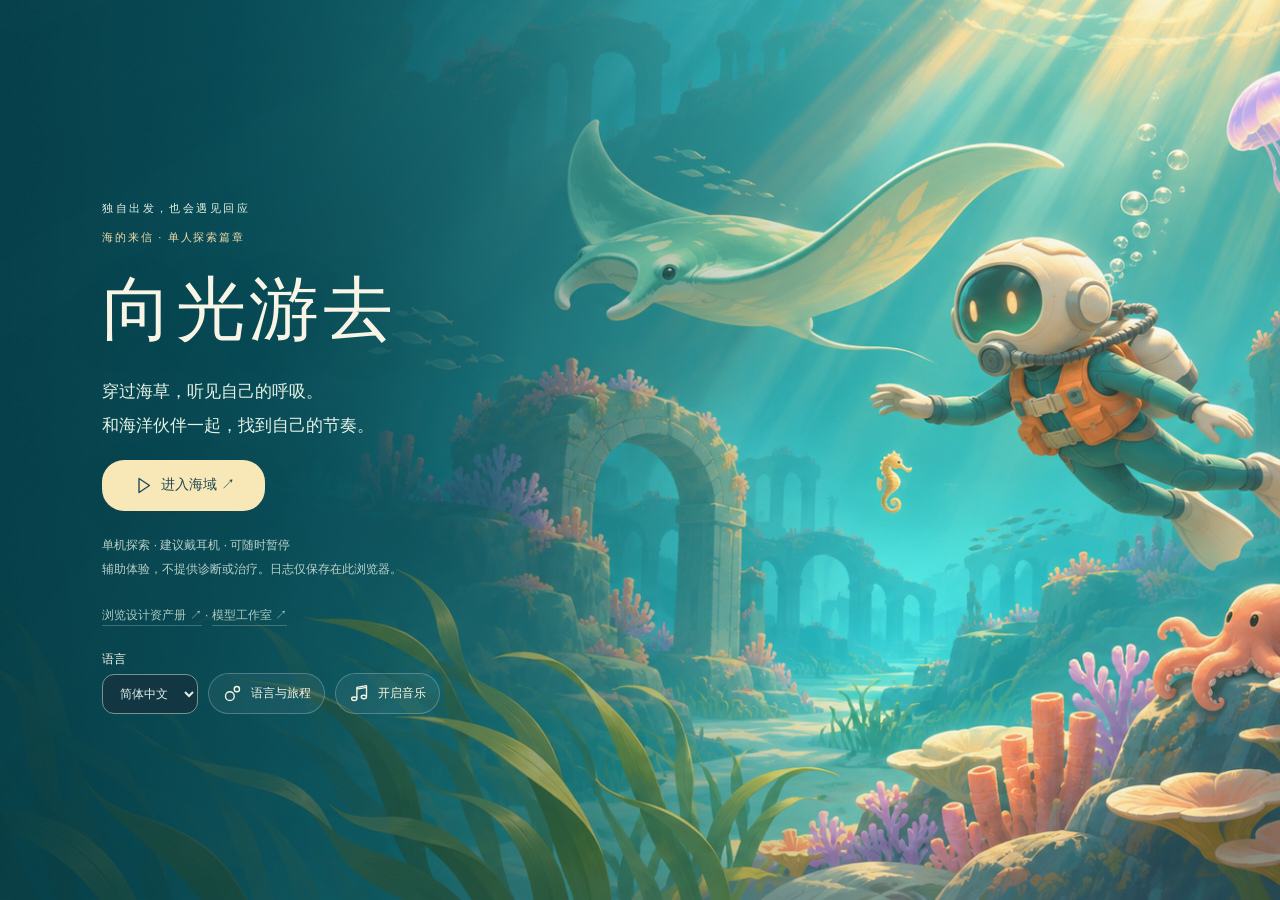
<file: dialogue-abyss/web/index.html>
<!doctype html><html lang="zh-CN"><head><meta charset="UTF-8"><meta name="viewport" content="width=device-width,initial-scale=1"><title>对话深渊 · 海的来信 v0.6.1</title><link rel="stylesheet" href="style.css"><link rel="stylesheet" href="art.css"><link rel="stylesheet" href="cinematics.css"><link rel="stylesheet" href="ui-motion.css"></head><body>
<canvas id="world" aria-label="三维海域：WASD游动，空格上浮，C下潜，鼠标拖动视角"></canvas>
<header><div class="brand">对话深渊<small>DIALOGUE ABYSS / SINGLE PLAYER</small></div><div id="region">逐光浅湾</div><button id="menu" aria-label="打开暂停菜单">☰</button></header>
<section id="welcome" class="overlay"><div class="intro"><p class="eyebrow">独自出发，也会遇见回应</p><span class="edition">海的来信 · 单人探索篇章</span><h1>向光游去</h1><p>穿过海草，听见自己的呼吸。<br>和海洋伙伴一起，找到自己的节奏。</p><button id="start" class="primary">进入海域　↗</button><p class="fine">单机探索 · 建议戴耳机 · 可随时暂停<br>辅助体验，不提供诊断或治疗。日志仅保存在此浏览器。</p><p class="fine"><a href="assets/index.html" target="_blank" rel="noopener">浏览设计资产册 ↗</a> · <a href="model-studio.html">模型工作室 ↗</a></p></div></section>
<aside id="objective"><span class="eyebrow">海域手记</span><p id="task">靠近前方的小鳐鱼，按 E 打个招呼</p><small id="progress">0 / 3 处回声地标</small></aside>
<div id="nearby" hidden><span id="npc-name"></span><button id="interact">E · 靠近交流</button></div>
<footer><div>W A S D 游动　·　空格 上浮　·　C 下潜　·　Shift 加速<br><span>拖动鼠标 环顾　·　滚轮 远近　·　Q 动作　·　F 声呐　·　Esc 暂停</span></div><div id="depth">水深 8 m</div></footer>
<div id="toast" role="status"></div>
<link rel="stylesheet" href="forms.css">
<link rel="stylesheet" href="experience.css">
<dialog id="profile-data"><h2>我的探索档案</h2><p id="profile-summary"></p><p>基本信息、进入次数、活动时长与动作次数仅供你在本机查看。不会上传，也不会根据这些信息判断心理状态。</p><div class="row"><button id="profile-modify">修改基本信息</button><button id="profile-export">导出档案</button><button id="profile-delete">删除档案与本机记录</button><button data-close>返回海域</button></div></dialog>
<dialog id="moment"><h2>刚才，有什么留在了心里？</h2><p>你可以回想一次靠近、一次等待，或一次选择离开。你原先以为会怎样？实际发生了什么？也可以什么都不写。</p><label for="moment-words">一句自选的记录</label><textarea id="moment-words" maxlength="600" placeholder="例如：我原以为它会游走，但它绕着我转了一圈。"></textarea><button id="moment-save" class="primary">保存并继续</button><button data-close>跳过，回到海里</button></dialog>
<dialog id="actions"><h2>不必每次都用语言</h2><div class="grid" id="emotes"><button data-action="wave">挥手<br><small>让它知道你在这里</small></button><button data-action="follow">一起游<br><small>邀请伙伴同行</small></button><button data-action="rest">安静停留<br><small>在海流里放松</small></button><button data-action="listen">倾听<br><small>听听附近的回应</small></button><button data-action="bye">告别<br><small>保留自己的空间</small></button><button data-action="talk">说句话<br><small>愿意时再开口</small></button></div><button data-close>返回海域</button></dialog>
<dialog id="pause"><h2>在这里停一会儿</h2><div class="grid"><button id="resume">继续探索</button><button id="wardrobe-open">潜水装备</button><button id="journal-open">回声手记</button><button id="homewater">返回浅湾</button></div><h3>海域路线</h3><div id="regions" class="regions"></div><h3>声音与画面</h3><label>音乐<input id="music" type="range" min="0" max="1" step=".01" value=".45"></label><label>呼吸与水流<input id="ambience" type="range" min="0" max="1" step=".01" value=".35"></label><label>生物与气泡<input id="effects" type="range" min="0" max="1" step=".01" value=".5"></label><label>减少粒子与镜头惯性<input id="reduce" type="checkbox"></label><p class="fine">暂停时音频与世界一同暂停。声音由原创合成素材构成。</p></dialog>
<dialog id="wardrobe"><h2>你的潜水探险家</h2><p>装备只改变外观，你不需要通过任何测试。</p><label>潜水服配色<select id="suit"><option value="#286e76">海松青</option><option value="#7b6ba8">暮紫</option><option value="#d58e8a">珊瑚粉</option><option value="#d0b37e">沙金</option></select></label><label>浮力背心<select id="vest"><option value="#ed9d55">日落橙</option><option value="#c4e9cc">薄荷白</option><option value="#ecd59a">浅金</option></select></label><label>头盔<select id="helmet"><option value="round">圆顶探险款</option><option value="wide">宽窗观景款</option></select></label><label>披带<select id="ribbon"><option value="yes">双尾漂带</option><option value="no">轻装无漂带</option></select></label><button id="save-look" class="primary">穿上它，继续游</button><button data-close>暂时返回</button></dialog>
<dialog id="conversation"><span class="eyebrow" id="speaker">回声</span><h2 id="line">我在听。</h2><p id="reply" aria-live="polite"></p><label for="words">你愿意分享的一个词或一句话</label><textarea id="words" maxlength="400" placeholder="可以写下，也可以只一起游一段……"></textarea><div class="row"><button id="send" class="primary">送出回声</button><button id="save-line">留在手记</button><button data-close>先不说，继续游</button></div><small>作者脚本回应，可不认同；不会判断你的心理状态。</small></dialog>
<dialog id="journal"><h2>回声手记</h2><div id="entries"></div><button id="export">导出手记</button><button id="erase">清空手记</button><button data-close>回到海里</button></dialog>
<div id="failure" hidden>三维画面未能启动。请用支持 WebGL 的 Edge / Chrome 打开，并启用硬件加速。<pre id="failure-detail"></pre></div>
<script src="vendor/three.min.js"></script><script src="profile.js"></script><script src="ui-additions.js"></script><script src="audio.js"></script><script src="sculpted-models.js"></script><script src="game.js"></script><script src="ocean-art.js"></script><script src="experience.js"></script><script src="reflection.js"></script><script src="cinematic-content.js"></script><script src="assets/cinematics/manifest.js"></script><script src="presentation-settings.js"></script><script src="transitions.js"></script><script src="localization.js"></script><script src="pulse.js"></script><script src="ui-motion.js"></script></body></html>
</file>
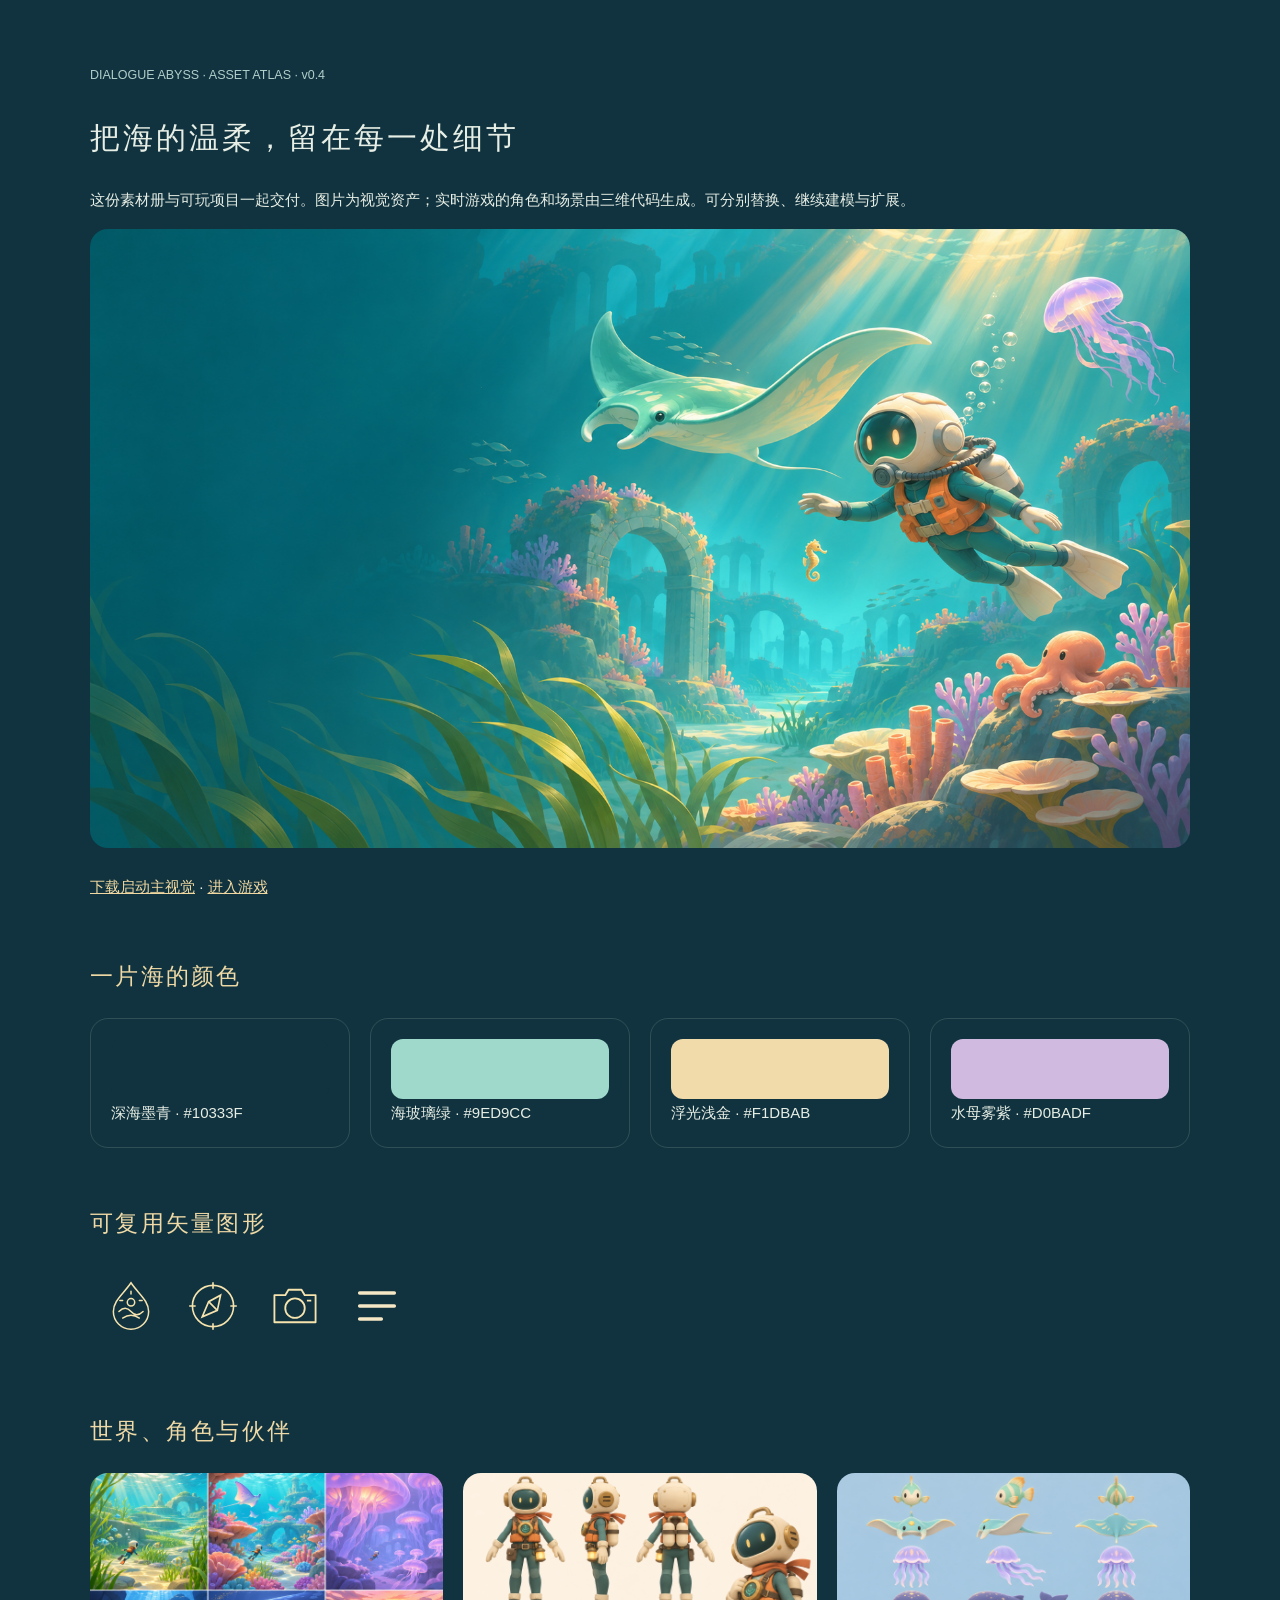
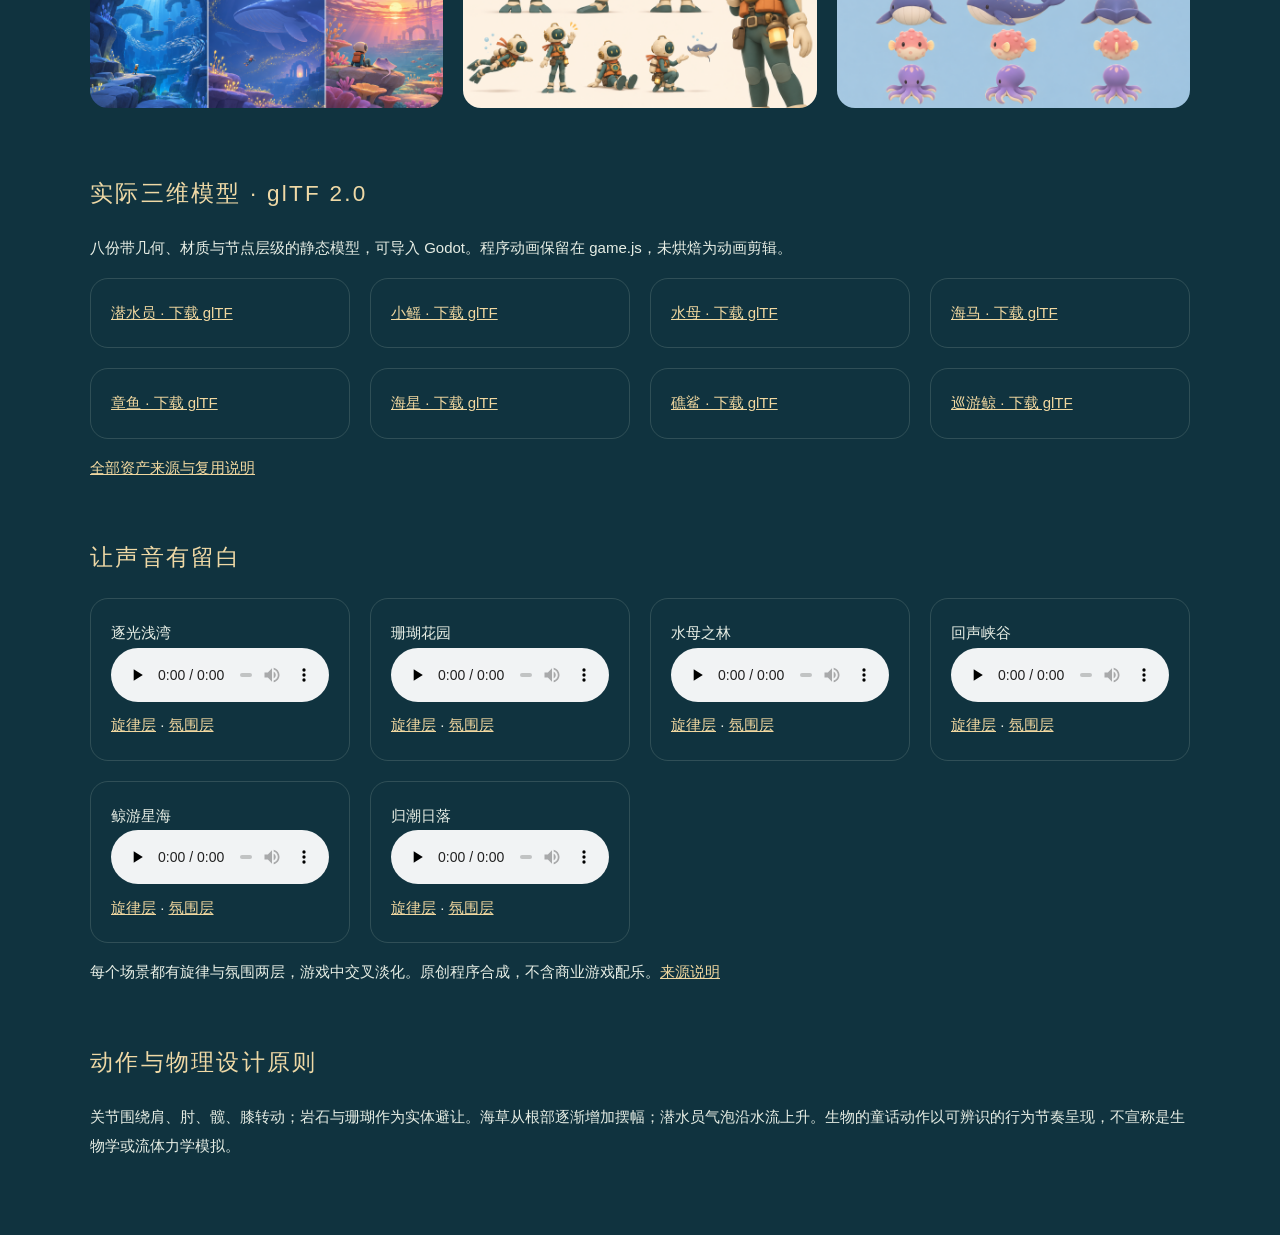
<file: dialogue-abyss/web/assets/index.html>
<!doctype html><html lang="zh-CN"><meta charset="utf-8"><meta name="viewport" content="width=device-width,initial-scale=1"><title>对话深渊 · 设计资产册</title><style>body{margin:0;background:#10333f;color:#e7eee5;font:15px/1.9 'Microsoft YaHei',sans-serif}main{max-width:1100px;margin:auto;padding:60px 30px}h1,h2{font-weight:500;letter-spacing:.1em}h2{margin-top:55px;color:#efd9a6}img{max-width:100%;border-radius:18px}a{color:#f1d8a0}small{color:#b1ceca}.grid{display:grid;grid-template-columns:repeat(auto-fit,minmax(220px,1fr));gap:20px}.tile{padding:20px;border:1px solid #e1edda26;border-radius:18px}.icons img{width:52px;height:52px;margin:15px}.swatch{height:60px;border-radius:12px}audio{max-width:100%}</style><main><small>DIALOGUE ABYSS · ASSET ATLAS · v0.4</small><h1>把海的温柔，留在每一处细节</h1><p>这份素材册与可玩项目一起交付。图片为视觉资产；实时游戏的角色和场景由三维代码生成。可分别替换、继续建模与扩展。</p><img src="art/ocean-keyart.png" alt="逐光海域主视觉"><p><a href="art/ocean-keyart.png" download>下载启动主视觉</a> · <a href="../index.html">进入游戏</a></p><h2>一片海的颜色</h2><div class="grid"><div class="tile"><div class="swatch" style="background:#10333f"></div>深海墨青 · #10333F</div><div class="tile"><div class="swatch" style="background:#9ed9cc"></div>海玻璃绿 · #9ED9CC</div><div class="tile"><div class="swatch" style="background:#f1dbab"></div>浮光浅金 · #F1DBAB</div><div class="tile"><div class="swatch" style="background:#d0badf"></div>水母雾紫 · #D0BADF</div></div><h2>可复用矢量图形</h2><div class="icons"><a href="ui/abyss-mark.svg"><img src="ui/abyss-mark.svg" alt="深渊标记"></a><a href="ui/compass.svg"><img src="ui/compass.svg" alt="探索罗盘"></a><a href="ui/camera.svg"><img src="ui/camera.svg" alt="合影"></a><a href="ui/menu.svg"><img src="ui/menu.svg" alt="菜单"></a></div><h2>世界、角色与伙伴</h2><div class="grid"><a href="concepts/worlds.png"><img src="concepts/worlds.png" alt="世界观设定"></a><a href="concepts/diver-turnaround.png"><img src="concepts/diver-turnaround.png" alt="潜水员三视图"></a><a href="concepts/creatures-turnaround.png"><img src="concepts/creatures-turnaround.png" alt="生物设定"></a></div><h2>实际三维模型 · glTF 2.0</h2><p>八份带几何、材质与节点层级的静态模型，可导入 Godot。程序动画保留在 game.js，未烘焙为动画剪辑。</p><div class="grid"><a class="tile" href="models/diver.gltf" download>潜水员 · 下载 glTF</a><a class="tile" href="models/ray.gltf" download>小鳐 · 下载 glTF</a><a class="tile" href="models/jelly.gltf" download>水母 · 下载 glTF</a><a class="tile" href="models/seahorse.gltf" download>海马 · 下载 glTF</a><a class="tile" href="models/octopus.gltf" download>章鱼 · 下载 glTF</a><a class="tile" href="models/starfish.gltf" download>海星 · 下载 glTF</a><a class="tile" href="models/shark.gltf" download>礁鲨 · 下载 glTF</a><a class="tile" href="models/whale.gltf" download>巡游鲸 · 下载 glTF</a></div><p><a href="PROVENANCE.md">全部资产来源与复用说明</a></p><h2>让声音有留白</h2><div class="grid" id="sounds"></div><p>每个场景都有旋律与氛围两层，游戏中交叉淡化。原创程序合成，不含商业游戏配乐。<a href="audio/PROVENANCE.md">来源说明</a></p><h2>动作与物理设计原则</h2><p>关节围绕肩、肘、髋、膝转动；岩石与珊瑚作为实体避让。海草从根部逐渐增加摆幅；潜水员气泡沿水流上升。生物的童话动作以可辨识的行为节奏呈现，不宣称是生物学或流体力学模拟。</p></main><script>const names=['逐光浅湾','珊瑚花园','水母之林','回声峡谷','鲸游星海','归潮日落'];document.querySelector('#sounds').innerHTML=['shallow','garden','jelly','canyon','whale','sunset'].map((s,i)=>`<div class="tile">${names[i]}<br><audio controls preload="none" src="audio/music/${s}.wav"></audio><br><a href="audio/music/${s}.wav" download>旋律层</a> · <a href="audio/beds/${s}.wav" download>氛围层</a></div>`).join('')</script></html>
</file>
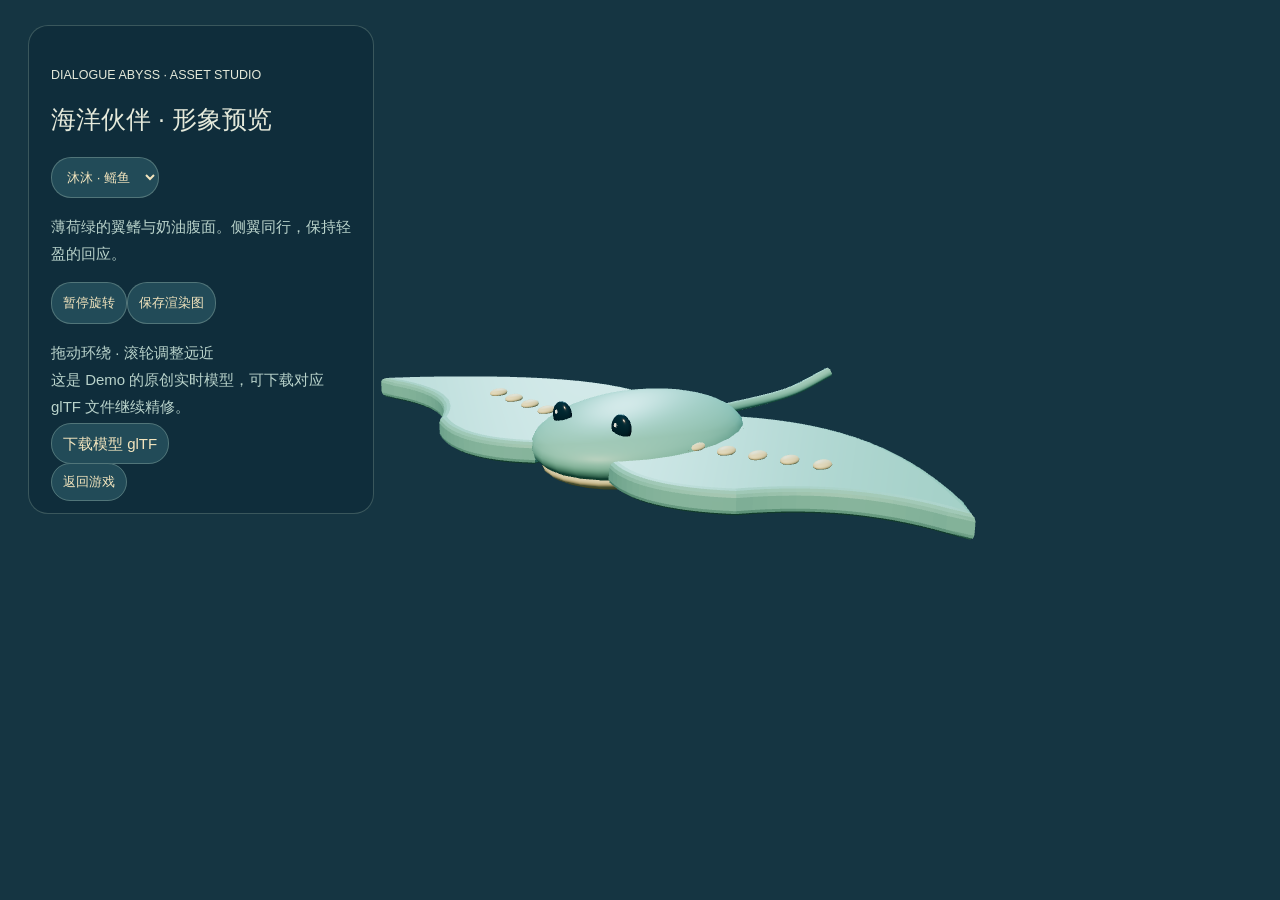
<file: dialogue-abyss/web/model-studio.html>
<!doctype html><html lang="zh-CN"><meta charset="utf-8"><meta name="viewport" content="width=device-width,initial-scale=1"><title>对话深渊 · 模型工作室</title><style>body{margin:0;background:#102d3a;color:#e5eadb;font:15px 'Microsoft YaHei',sans-serif}canvas{display:block;width:100vw;height:100vh}aside{position:absolute;top:25px;left:28px;max-width:300px;background:#102d3adc;padding:22px;border:1px solid #adc9b944;border-radius:20px}h1{font-weight:400;font-size:25px}button,select,a{background:#224b58;color:#f3e5be;border:1px solid #adc9b955;border-radius:20px;padding:11px;text-decoration:none}p{line-height:1.8;color:#b9d3cb}small{display:block;margin-top:20px}</style><canvas id="studio"></canvas><aside><small>DIALOGUE ABYSS · ASSET STUDIO</small><h1>海洋伙伴 · 形象预览</h1><select id="species"></select><p id="description"></p><button id="rotate">暂停旋转</button><button id="save">保存渲染图</button><p>拖动环绕 · 滚轮调整远近<br>这是 Demo 的原创实时模型，可下载对应 glTF 文件继续精修。</p><a id="download" download>下载模型 glTF</a><small><a href="index.html">返回游戏</a></small></aside><script src="vendor/three.min.js"></script><script src="sculpted-models.js"></script><script>
const T=THREE,canvas=document.querySelector('canvas'),renderer=new T.WebGLRenderer({canvas,antialias:true,preserveDrawingBuffer:true});renderer.setPixelRatio(Math.min(devicePixelRatio,2));renderer.setSize(innerWidth,innerHeight);renderer.outputColorSpace=T.SRGBColorSpace;renderer.toneMapping=T.ACESFilmicToneMapping;const scene=new T.Scene();scene.background=new T.Color(0x153542);const camera=new T.PerspectiveCamera(40,innerWidth/innerHeight,.1,100);scene.add(new T.HemisphereLight(0xc0e1ed,0x59654c,1.8));const key=new T.DirectionalLight(0xffe1b7,2.5);key.position.set(4,6,5);scene.add(key);const rim=new T.DirectionalLight(0x8ed4e4,2);rim.position.set(-5,3,-3);scene.add(rim);let model,angle=.5,pitch=.15,distance=7,spin=true,drag=false;
const names={ray:['沐沐 · 鳐鱼','薄荷绿的翼鳍与奶油腹面。侧翼同行，保持轻盈的回应。'],seahorse:['枝枝 · 海马','连续弯曲的躯干、卷尾和半透明背鳍。喜欢耐心地辨认小径。'],jelly:['绵绵 · 水母','柔透伞面、发光内核和曲线触须。安静停留，也是一种交流。'],octopus:['墨墨 · 章鱼','暖紫色的圆润头部、八条弯曲腕足和浅色吸盘。以手势表达欢迎。'],shark:['澄澄 · 鲨鱼','流线形身体、背鳍与鳃裂。保持边界，酷而温和。'],whale:['远声 · 鲸鱼','连续长躯干、浅色腹面和宽尾鳍。留出距离，也能陪伴。'],starfish:['岩岩 · 海星','柔软五角轮廓和温暖珊瑚色。慢慢观察海床。']};
const select=document.querySelector('#species');for(const [k,v] of Object.entries(names))select.add(new Option(v[0],k));function build(){if(model){scene.remove(model);model.traverse(o=>{o.geometry?.dispose();o.material?.dispose()})}model=AbyssModels[select.value]();scene.add(model);model.rotation.y=.3;distance=select.value==='whale'?18:select.value==='starfish'?3.5:7;document.querySelector('#description').textContent=names[select.value][1];document.querySelector('#download').href='assets/models/'+select.value+'.gltf'}select.onchange=build;build();document.querySelector('#rotate').onclick=e=>{spin=!spin;e.target.textContent=spin?'暂停旋转':'继续旋转'};document.querySelector('#save').onclick=()=>{const a=document.createElement('a');a.download=select.value+'-render.png';a.href=canvas.toDataURL('image/png');a.click()};canvas.onpointerdown=e=>{drag=true;canvas.setPointerCapture(e.pointerId)};canvas.onpointerup=()=>drag=false;canvas.onpointermove=e=>{if(drag){angle-=e.movementX*.006;pitch=Math.max(-1,Math.min(1,pitch+e.movementY*.004))}};canvas.onwheel=e=>{distance=Math.max(2,Math.min(28,distance+e.deltaY*.01))};addEventListener('resize',()=>{renderer.setSize(innerWidth,innerHeight);camera.aspect=innerWidth/innerHeight;camera.updateProjectionMatrix()});let last=performance.now();function frame(now){requestAnimationFrame(frame);const dt=Math.min((now-last)/1000,.1);last=now;if(spin&&!drag)angle+=dt*.2;camera.position.set(Math.sin(angle)*distance,Math.sin(pitch)*distance+1,Math.cos(angle)*distance);camera.lookAt(0,select.value==='whale'?0:-.1,0);renderer.render(scene,camera)}requestAnimationFrame(frame);
</script></html>
</file>
<file: dialogue-abyss/web/style.css>
:root{color-scheme:dark;--white:#f8f5e6;--soft:#cedfdf;--glass:rgba(16,49,65,.89);--gold:#ffe3a4}*{box-sizing:border-box}body{margin:0;overflow:hidden;background:#7bc9cf;color:var(--white);font-family:'Microsoft YaHei UI','Microsoft YaHei','PingFang SC',sans-serif;font-size:14px}canvas{display:block;width:100vw;height:100vh;touch-action:none}button,input,textarea,select{font:inherit}button{cursor:pointer;color:inherit;border:1px solid #ffffff3b;border-radius:22px;background:#ffffff0d;padding:12px 20px;transition:background .2s}button:hover{background:#ffffff25}button:focus-visible,input:focus-visible,select:focus-visible,textarea:focus-visible{outline:3px solid var(--gold);outline-offset:3px}header{position:absolute;top:0;width:100%;padding:28px 36px;display:flex;justify-content:space-between;align-items:center;pointer-events:none;text-shadow:0 2px 16px #183c49}.brand{font-size:25px;letter-spacing:.22em;font-weight:600}.brand small{display:block;font-size:8px;letter-spacing:.24em;margin-top:8px;font-weight:400}header button{pointer-events:auto;border-radius:50%;font-size:19px;background:#163f5366}#region{font-size:13px;letter-spacing:.18em}footer{position:absolute;bottom:24px;left:34px;right:34px;display:flex;justify-content:space-between;align-items:end;line-height:1.9;font-size:12px;text-shadow:0 2px 8px #082b3c;pointer-events:none}footer span{opacity:.8}#depth{font-size:23px;letter-spacing:.1em}.overlay{position:absolute;inset:0;background:linear-gradient(90deg,#163e4a9c,transparent 75%);display:flex;align-items:center;padding-left:10vw}.intro h1{font-size:clamp(52px,6vw,84px);letter-spacing:.12em;font-weight:500;margin:16px 0 24px}.intro p{line-height:2;font-size:17px}.eyebrow{font-size:11px!important;letter-spacing:.22em;color:var(--gold)}.primary{background:#f8e7b7;color:#204856;border:0;box-shadow:0 5px 25px #183e4933;padding:15px 30px}.primary:hover{background:#fff2cd}.fine{font-size:11px!important;line-height:1.8;opacity:.8;margin-top:22px}#objective{position:absolute;left:34px;top:135px;width:260px;text-shadow:0 2px 12px #123546;pointer-events:none}#objective p{line-height:1.7}#objective small{opacity:.8}#nearby{position:absolute;bottom:135px;left:50%;transform:translateX(-50%);text-align:center}#nearby span{display:block;margin-bottom:10px;text-shadow:0 2px 10px #123546}#nearby button{background:#173c53d9;backdrop-filter:blur(12px)}dialog{border:1px solid #ffffff33;border-radius:28px;background:var(--glass);color:var(--white);padding:28px 32px;width:min(580px,90vw);max-height:85vh;overflow:auto;backdrop-filter:blur(20px);box-shadow:0 25px 100px #08253870}dialog::backdrop{background:#09283755}dialog h2{font-size:25px;font-weight:500;letter-spacing:.08em;margin:4px 0 20px}dialog h3{font-size:13px;font-weight:500;color:var(--gold);margin-top:24px}dialog p{line-height:1.8}dialog label{display:flex;align-items:center;justify-content:space-between;margin:18px 0;gap:16px}dialog input[type=range]{width:55%;accent-color:#e9d699}dialog select{padding:9px;border-radius:8px;background:#234f61;border:1px solid #ffffff33;color:white}textarea{width:100%;min-height:100px;border:1px solid #ffffff3d;border-radius:14px;background:#102f41;color:white;padding:14px;resize:vertical;margin-bottom:14px}.grid{display:grid;grid-template-columns:1fr 1fr;gap:10px;margin-bottom:16px}.grid small{display:block;opacity:.65;margin-top:5px}.regions{display:flex;flex-wrap:wrap;gap:7px}.regions button{font-size:12px;padding:9px 12px}.row{display:flex;flex-wrap:wrap;gap:8px;margin-bottom:14px}#toast{position:absolute;left:50%;bottom:85px;transform:translateX(-50%);padding:12px 24px;border-radius:24px;background:#163f53dc;opacity:0;transition:opacity .3s;pointer-events:none;max-width:70vw;text-align:center}#toast.show{opacity:1}.entry{border-bottom:1px solid #ffffff26;padding:12px 0;line-height:1.7}.entry small{color:var(--gold)}#failure{position:absolute;inset:20%;background:#163f53;padding:30px;border-radius:24px}body.playing #welcome{display:none}body:not(.playing) #objective,body:not(.playing) footer{display:none}@media(max-width:800px){header{padding:18px}.brand{font-size:20px}#objective{top:100px;left:18px;font-size:12px;width:210px}footer{left:18px;right:18px;font-size:10px}.intro{max-width:85vw}}
</file>
<file: dialogue-abyss/web/art.css>
#welcome{background:linear-gradient(90deg,#073b44da 0%,#15475070 42%,#10394705 70%),url('assets/art/ocean-keyart.png') center/cover no-repeat;padding-left:8vw}#welcome .intro{max-width:510px}#welcome .intro h1{font-size:clamp(56px,6.5vw,92px);letter-spacing:.15em;text-shadow:0 6px 45px #073b4433;font-weight:500}#welcome .intro p{color:#e5f2e6}.brand{display:flex;flex-direction:column;position:relative;padding-left:46px}.brand:before{content:'';position:absolute;left:0;top:0;width:32px;height:40px;background:url('assets/ui/abyss-mark.svg') center/contain no-repeat}.intro .edition{font-size:11px;letter-spacing:.16em;color:#f0dbab;display:block;margin-bottom:22px}.intro a{color:#d1e8dd;text-decoration:none;border-bottom:1px solid #a7cbc266;padding-bottom:3px}.intro .fine{max-width:370px}dialog{border-color:#b2d5c344;background:linear-gradient(145deg,#143f4cf5,#18333ff5);box-shadow:0 24px 100px #08253870}button{transition:background .2s,transform .2s,border-color .2s}button:hover{border-color:#e9d6a7a6}button:active{transform:translateY(1px)}dialog h2{letter-spacing:.04em;line-height:1.5}#menu{font-size:0;width:48px;height:48px;background:#123c4bbd url('assets/ui/menu.svg') center/22px no-repeat}#emotes button{min-height:88px}#nearby button{box-shadow:0 6px 32px #092e3a40}#objective{background:linear-gradient(90deg,#0d3c484d,transparent);border-left:2px solid #d8d5a477;padding:6px 15px;border-radius:0 20px 20px 0}#progress{font-variant-numeric:tabular-nums}#welcome .fine{font-size:12px!important}@media(prefers-reduced-motion:reduce){button{transition:none}}@media(max-width:800px){#welcome{background-position:60% center}.brand{padding-left:32px}.brand:before{width:24px;height:30px}}
</file>
<file: dialogue-abyss/web/cinematics.css>
:root{--sea-gold:#eddbac;--sea-ink:#061d28;--sea-foam:#e2f0e9}html[lang=ja]{font-family:'Yu Gothic','Meiryo',sans-serif}html[lang=ko]{font-family:'Malgun Gothic',sans-serif}button:focus-visible,select:focus-visible{outline:2px solid var(--sea-gold);outline-offset:5px}button:hover{box-shadow:0 0 22px #d8e7c321;border-color:var(--sea-gold);transform:translateY(-2px)}button:active{transform:scale(.98);box-shadow:0 0 12px #d8e7c33b}button{touch-action:manipulation}.entry-preferences{display:flex;flex-wrap:wrap;gap:10px;align-items:end;margin-top:24px}.entry-preferences label{display:grid;gap:6px;font-size:12px;margin:0}.entry-preferences select,.entry-preferences button{font-size:12px;min-height:40px;padding:9px 13px}.entry-preferences select{color:#e2f0e9;background:#123642;border:1px solid #779590;border-radius:12px}#welcome{overflow:auto;background-position:calc(50% + var(--pointer-x,0px)) calc(50% + var(--pointer-y,0px));background-size:cover}#welcome .intro{position:relative;z-index:1}#welcome h1{font-size:clamp(38px,5.5vw,84px)!important;line-height:1.18;letter-spacing:.05em!important}.welcome-light{position:absolute;inset:0;overflow:hidden;pointer-events:none;background:radial-gradient(ellipse at 75% 15%,#fff5bb23,transparent 55%);animation:sea-breathe 12s ease-in-out infinite}.welcome-light:before{content:'';position:absolute;inset:-30%;background:repeating-conic-gradient(from 155deg at 65% 0%,transparent 0deg 8deg,#d8faff0a 8deg 10deg,transparent 10deg 15deg);animation:sea-light 22s ease-in-out infinite alternate}.welcome-mote{position:absolute;left:var(--x);bottom:-10px;width:3px;height:3px;background:#ebedc7;box-shadow:0 0 12px #cbeadc;border-radius:50%;animation:sea-rise var(--duration) var(--delay) linear infinite}.touch-ripple{position:fixed;z-index:2147483647;pointer-events:none;width:16px;height:16px;border:1px solid #e7dfb6;border-radius:50%;transform:translate(-50%,-50%);animation:sea-ripple .65s ease-out forwards}@keyframes sea-ripple{to{width:74px;height:74px;opacity:0}}@keyframes sea-rise{from{transform:translateY(0);opacity:0}20%{opacity:.55}to{transform:translate(20px,-85vh);opacity:0}}@keyframes sea-light{to{transform:rotate(8deg) translateX(3%)}}@keyframes sea-breathe{50%{opacity:.6}}
#cinema{padding:0;border:0;max-width:none;max-height:none;width:100vw;height:100dvh;background:#030b12;color:var(--sea-foam);overflow:hidden;border-radius:0;box-shadow:none;font-family:'Microsoft YaHei','PingFang SC','Yu Gothic','Malgun Gothic',sans-serif}#cinema::backdrop{background:#030b12}#cinema-scene{position:absolute;inset:0;opacity:0;transition:opacity .65s ease;background:linear-gradient(90deg,#061924ec,#0d293560),url('assets/art/ocean-keyart.png') center/cover}#cinema.reveal #cinema-scene{opacity:1}#cinema-video{position:absolute;width:100%;height:100%;object-fit:cover;inset:0}#cinema .cinema-shade{position:absolute;inset:0;background:linear-gradient(0deg,#05141bf2,transparent 60%,#05141b80)}#cinema-heading{position:absolute;left:7vw;top:9vh;max-width:80vw}#cinema-heading small{letter-spacing:.26em;color:var(--sea-gold)}#cinema-title{font-size:clamp(28px,4vw,60px);font-weight:400;letter-spacing:.08em;margin:18px 0}#cinema-theme{font-size:clamp(15px,1.6vw,22px);color:#c4ddd5}#cinema-bubble{position:absolute;bottom:19vh;left:50%;transform:translateX(-50%);width:min(780px,82vw);border:1px solid #bdd9cb44;background:#0c293ae6;backdrop-filter:blur(16px);border-radius:26px 26px 26px 6px;padding:24px 30px;min-height:115px}#cinema-speaker{color:var(--sea-gold);font-size:13px;letter-spacing:.08em}#cinema-line{font-size:clamp(18px,2.1vw,29px);line-height:1.65;margin:12px 0 0;overflow-wrap:anywhere}#cinema-controls{position:absolute;bottom:6vh;left:7vw;right:7vw;display:flex;justify-content:space-between;align-items:center;gap:14px;flex-wrap:wrap}#cinema-controls button{font-size:14px;min-height:44px}#cinema-status{font-size:12px;color:#c0d5cf;max-width:46vw}#cinema-loading{position:absolute;inset:0;display:grid;place-content:center;text-align:center;gap:24px;background:#061923}#cinema-loading[hidden],#cinema-scene[hidden],#cinema-video[hidden]{display:none}.tide-spinner{margin:auto;width:54px;height:54px;border:1px solid #b9d5c433;border-top:2px solid var(--sea-gold);border-radius:50%;animation:tide-turn 2s linear infinite;position:relative}.tide-spinner:after{content:'';position:absolute;inset:13px;background:url('assets/ui/abyss-mark.svg') center/contain no-repeat;animation:tide-turn 5s linear infinite reverse}@keyframes tide-turn{to{transform:rotate(360deg)}}.reduce-presentation *,.reduce-presentation *:before{scroll-behavior:auto!important}.reduce-presentation .welcome-light,.reduce-presentation .welcome-light:before,.reduce-presentation .welcome-mote,.reduce-presentation .tide-spinner,.reduce-presentation .tide-spinner:after{animation:none!important}.reduce-presentation .welcome-mote{display:none}.reduce-presentation #welcome{background-position:center}.reduce-presentation button{transition:none;transform:none}.reduce-presentation #cinema-scene{transition:opacity .12s}.cinema-active #world{pointer-events:none}@media(max-width:700px){#cinema-bubble{bottom:24vh;padding:18px}#cinema-status{max-width:100%;order:2}#cinema-controls{bottom:3vh}#welcome .intro{padding-top:65px;padding-bottom:32px}.entry-preferences{max-width:90vw}#cinema-heading{top:5vh}}
#cinema{transition:opacity .55s ease}#cinema::backdrop{background:transparent}.reduce-presentation #cinema{transition:opacity .12s}.welcome-light:before{filter:blur(35px);opacity:.45}
</file>
<file: dialogue-abyss/web/ui-motion.css>
/* Shared motion language: buoyant entrance, gentle response, immediate controls. */
:root{--motion-ease:cubic-bezier(.2,.75,.25,1);--motion-enter:280ms;--motion-exit:150ms}
.ocean-icon{width:21px;height:21px;vertical-align:middle;margin-right:8px;display:inline-block;overflow:visible;fill:none;stroke:currentColor;stroke-width:1.55;stroke-linecap:round;stroke-linejoin:round;flex-shrink:0;pointer-events:none}.ocean-icon *{transform-box:fill-box;transform-origin:center}#menu{background-image:none!important}#menu .ocean-icon{margin:0;width:24px;height:24px}button{position:relative;transition:background 160ms,border-color 160ms,box-shadow 180ms,transform 160ms var(--motion-ease)}button:focus-visible{box-shadow:0 0 0 5px #dddbb820}button:hover .ocean-icon,button:focus-visible .ocean-icon{color:#f3dca2}
.motion-enter:not(#cinema){animation:float-in var(--motion-enter) var(--motion-ease) both}.motion-ghost{animation:float-out var(--motion-exit) ease-in both!important}.motion-enter .grid>button,.motion-enter .row>button{animation:content-rise 260ms var(--motion-ease) both}.motion-enter .grid>button:nth-child(2n){animation-delay:35ms}.motion-enter .grid>button:nth-child(n+3){animation-delay:65ms}
@keyframes float-in{from{opacity:0;translate:0 12px;scale:.985}to{opacity:1;translate:0 0;scale:1}}@keyframes float-out{to{opacity:0;translate:0 8px;scale:.985}}@keyframes content-rise{from{opacity:0;translate:0 6px}to{opacity:1;translate:0 0}}
button:is(:hover,:focus-visible) .needle{animation:needle-settle 650ms var(--motion-ease)}@keyframes needle-settle{30%{rotate:24deg}65%{rotate:-8deg}to{rotate:0deg}}
button:is(:hover,:focus-visible) .lens{animation:lens-focus 550ms var(--motion-ease)}@keyframes lens-focus{45%{scale:.76}to{scale:1}}
button:is(:hover,:focus-visible) .sonar-wave{animation:sonar-once 800ms ease-out}.sonar-wave.outer{animation-delay:80ms!important}@keyframes sonar-once{from{scale:.55;opacity:.1}45%{opacity:1}to{scale:1.15;opacity:.5}}
button:is(:hover,:focus-visible) .page-left{animation:page-open 600ms var(--motion-ease)}button:is(:hover,:focus-visible) .page-right{animation:page-open 600ms var(--motion-ease) reverse}@keyframes page-open{50%{scale:.72 1;rotate:-7deg}}
button:is(:hover,:focus-visible) .gear-body{animation:gear-buoy 600ms ease-in-out}@keyframes gear-buoy{50%{translate:0 -2px;rotate:-5deg}}
button:is(:hover,:focus-visible) .bubble-one,button:is(:hover,:focus-visible) .bubble-two{animation:bubble-rise 650ms ease-out}.bubble-two{animation-delay:80ms!important}@keyframes bubble-rise{50%{translate:0 -3px;scale:1.08}to{translate:0 0}}
button:is(:hover,:focus-visible) .music-note{animation:note-sway 600ms ease-in-out}@keyframes note-sway{30%{rotate:-10deg}65%{rotate:8deg}}
button:is(:hover,:focus-visible) .menu-top{animation:menu-slide 550ms ease-out}button:is(:hover,:focus-visible) .menu-bottom{animation:menu-slide 550ms ease-out reverse}@keyframes menu-slide{50%{translate:3px 0}}
button:is(:hover,:focus-visible) .greeting{animation:hand-wave 700ms ease-in-out;transform-origin:50% 90%}@keyframes hand-wave{25%{rotate:12deg}65%{rotate:-10deg}}
button:is(:hover,:focus-visible) .fish-one{animation:fish-glide 650ms ease-out}@keyframes fish-glide{45%{translate:3px -1px}}
button:is(:hover,:focus-visible) .rest-sun{animation:sun-breathe 700ms ease-in-out}@keyframes sun-breathe{50%{scale:1.12;opacity:.6}}
button:is(:hover,:focus-visible) .spin-arc{animation:turn-once 700ms var(--motion-ease)}@keyframes turn-once{to{rotate:360deg}}
button:is(:hover,:focus-visible) .heart-line{animation:heart-once 650ms ease-in-out}@keyframes heart-once{25%{scale:1.12}50%{scale:.96}70%{scale:1.05}}
button:is(:hover,:focus-visible) .chat-dots{animation:chat-reply 650ms ease-in-out}@keyframes chat-reply{45%{translate:0 -2px;opacity:.5}}
button:is(:hover,:focus-visible) .back-arrow{animation:back-current 550ms ease-out}@keyframes back-current{45%{translate:-3px 0}}
button:is(:hover,:focus-visible) .play-arrow{animation:play-current 550ms ease-out}@keyframes play-current{45%{translate:2px 0}}
button:is(:hover,:focus-visible) .save-mark{animation:save-settle 550ms ease-out}@keyframes save-settle{40%{translate:0 2px}}
button:is(:hover,:focus-visible) .profile-head{animation:profile-nod 600ms ease-in-out}@keyframes profile-nod{50%{translate:0 2px;rotate:-5deg}}
button:is(:hover,:focus-visible) .shell-body{animation:shell-listen 700ms ease-in-out}@keyframes shell-listen{50%{scale:1.08;rotate:6deg}}
button:is(:hover,:focus-visible) .petals{animation:flower-open 700ms ease-out}@keyframes flower-open{50%{scale:1.15;rotate:12deg}}
button:is(:hover,:focus-visible) .moon-body{animation:moon-drift 700ms ease-in-out}@keyframes moon-drift{50%{rotate:-12deg;translate:0 -1px}}
button.motion-feedback>.ocean-icon{animation:icon-confirm 380ms var(--motion-ease)}@keyframes icon-confirm{35%{scale:.84}70%{scale:1.1}to{scale:1}}
.camera-exposure{position:fixed;inset:0;z-index:2147483646;pointer-events:none;background:#e9f0dd;animation:camera-exposure 220ms ease-out forwards}@keyframes camera-exposure{from{opacity:.12}to{opacity:0}}
.cursor-bubble{position:fixed;width:5px;height:5px;border:1px solid #d0eddf88;border-radius:50%;z-index:9999;pointer-events:none;animation:cursor-drift 600ms ease-out forwards}@keyframes cursor-drift{from{opacity:.55;translate:-50% -50%}to{opacity:0;translate:-50% -18px;scale:1.5}}
body.ocean-pointer,body.ocean-pointer #world{cursor:url('assets/ui/cursor-swim.svg') 8 6,auto}body.ocean-pointer :is(button,a,select,input[type=checkbox],input[type=range]){cursor:url('assets/ui/cursor-invite.svg') 16 16,pointer}body.ocean-pointer.pointer-pressed :is(button,a){cursor:url('assets/ui/cursor-press.svg') 16 16,pointer}body.ocean-pointer :is(textarea,input:not([type=range]):not([type=checkbox])){cursor:text}body.ocean-pointer :disabled{cursor:not-allowed}
body.motion-reduced .ocean-icon,body.motion-reduced .ocean-icon *,body.motion-reduced .motion-enter,body.motion-reduced .motion-feedback,body.motion-reduced .motion-enter .grid>button,body.motion-reduced .motion-enter .row>button{animation:none!important;transition:none!important}body.motion-reduced .touch-ripple,body.motion-reduced .camera-exposure{display:none!important}body.motion-reduced button{transition:none!important;transform:none!important}
@media(prefers-reduced-motion:reduce){.ocean-icon,.ocean-icon *,.motion-enter,.motion-enter .grid>button,.motion-enter .row>button{animation:none!important}.camera-exposure,.touch-ripple{display:none!important}}
@media(pointer:coarse){.ocean-icon{width:22px;height:22px}button{min-height:44px}}
</file>
<file: dialogue-abyss/web/forms.css>
#profile input:not([type=checkbox]){width:55%;min-width:0;padding:10px 12px;border:1px solid #ffffff40;border-radius:10px;background:#204959;color:#fff}#profile select{max-width:63%}#profile input[type=checkbox]{accent-color:#e9d699;width:20px;height:20px}#profile-error{color:#ffddbb}#profile label{font-size:13px}#profile .fine{line-height:1.7}#profile button{font-size:13px}#actions .grid{grid-template-columns:repeat(3,1fr)}#actions button{padding:13px 9px}#actions small{font-size:10px}#actions h2{font-size:22px}@media(max-width:600px){#actions .grid{grid-template-columns:repeat(2,1fr)}}
</file>
<file: dialogue-abyss/web/experience.css>
.quiz-options{display:grid;gap:12px;margin:24px 0}.quiz-options button{text-align:left;padding:18px 22px}.radar{display:block;width:min(340px,100%);margin:auto}#preference-quiz{width:min(620px,92vw)}#invitation{position:absolute;right:28px;top:100px;width:min(360px,88vw);background:#163f53f2;border:1px solid #d6ede14d;border-radius:22px;padding:20px;box-shadow:0 8px 40px #153c494d}#invitation p{line-height:1.8;margin-top:0}#invitation button{padding:9px 13px;font-size:12px}#activity-bar{position:absolute;top:96px;left:50%;transform:translateX(-50%);background:#173e52ed;border-radius:24px;padding:10px 16px;max-width:80vw}#activity-bar button{margin-left:12px;font-size:12px;padding:8px 12px}#photo-bar{position:absolute;bottom:24px;left:50%;transform:translateX(-50%);background:#173e52dc;padding:16px 24px;border-radius:24px;width:max-content;max-width:90vw;text-align:center}#photo-bar .row{justify-content:center;margin:10px 0 0}#photo-bar span{font-size:12px}body.photo-mode header,body.photo-mode footer,body.photo-mode #objective,body.photo-mode #nearby,body.photo-mode #toast,body.photo-mode #invitation{display:none}#share-settings input,#feedback-box input,#preference-quiz input{accent-color:#d4dba2;flex-shrink:0;width:20px;height:20px}#feedback-status,#share-status{color:#ffe3a4}button:disabled{opacity:.45;cursor:default}[hidden]{display:none!important}@media(max-width:800px){#activity-bar{top:155px;min-width:80vw;font-size:12px}#invitation{top:120px;right:12px}#photo-bar button{padding:8px 12px;font-size:11px}}
.photo-heading{display:flex;align-items:center;justify-content:space-between;gap:14px}.photo-heading button{font-size:11px;padding:6px 10px}.photo-grid{display:grid;grid-template-columns:repeat(4,minmax(120px,1fr));gap:10px 20px;margin:16px 0 6px}.photo-grid label{display:grid;grid-template-columns:1fr auto;gap:6px;text-align:left;font-size:12px;margin:0}.photo-grid input,.photo-grid select{grid-column:1/-1;width:100%;min-width:0}.photo-grid select{background:#16394a;color:#fff;border:1px solid #b7ddd955;border-radius:8px;padding:7px}.photo-grid input{accent-color:#e8cb91}.photo-grid output{color:#ffe2a4;font-variant-numeric:tabular-nums}#photo-bar{width:min(900px,94vw);box-sizing:border-box;max-height:76vh;overflow:auto;z-index:12;backdrop-filter:blur(16px);border:1px solid #c8e9dc44}#photo-bar .fine{font-size:11px;margin:12px 0 0;line-height:1.7;color:#d1e4dc}#photo-bar .presets button{font-size:11px;padding:8px 12px}#activity-bar{width:max-content;max-width:min(820px,90vw);text-align:center;z-index:9;border:1px solid #d0e6db33;backdrop-filter:blur(12px)}#activity-copy{font-size:13px;line-height:1.7}#activity-controls:not(:empty){border-top:1px solid #bddfdb33;margin-top:10px;padding-top:10px}#activity-controls .row{justify-content:center;margin:0 0 8px}#activity-controls small{display:block;font-size:11px;color:#c7ded7;line-height:1.6}.note-buttons{display:flex;justify-content:center;gap:8px;margin-bottom:10px}.note-buttons button{margin:0!important;min-width:75px;border:1px solid #c0dadc66;transition:background .12s,transform .12s}.note-buttons button span{opacity:.7;margin-right:8px}.note-buttons [data-note="0"]{color:#ffe2a4}.note-buttons [data-note="1"]{color:#85e7dc}.note-buttons [data-note="2"]{color:#d3bdff}.note-buttons .lit{background:#ffffff44;transform:translateY(-3px);box-shadow:0 0 15px #daf7e477}.note-buttons button:disabled{opacity:.85}#ocean-play{max-height:88vh;overflow:auto;width:min(680px,92vw)}#ocean-play .grid button{text-align:left;padding:16px 18px;line-height:1.5}#ocean-play .grid small{display:block;font-size:11px;opacity:.68;line-height:1.6;margin-top:7px}#ocean-play label{margin-bottom:5px}#companion-description{min-height:2.8em;font-size:12px;line-height:1.7}#journey-progress{padding:12px 20px;margin:20px 0;border:1px solid #b9e2d83d;border-radius:14px;background:#c9eee308}#journey-progress strong{font-size:24px;color:#f0d39c;margin-right:8px}body.photo-mode #activity-bar{display:none}body.photo-mode #world{cursor:grab}@media(max-width:800px){.photo-grid{grid-template-columns:repeat(2,minmax(100px,1fr));gap:10px 14px}#photo-bar{bottom:10px;padding:12px 14px}.photo-heading span{font-size:10px!important}#activity-bar{min-width:0;padding:10px 12px}#activity-copy{font-size:11px}.note-buttons{flex-wrap:wrap}#ocean-play .grid{grid-template-columns:1fr 1fr}#ocean-play .grid button{padding:12px;font-size:13px}.photo-heading{gap:6px}}@media(max-height:650px){#photo-bar{max-height:64vh}.photo-grid{margin-top:8px;gap:6px 14px}#photo-bar .presets{margin-top:6px}#photo-bar .fine{display:none}}
.ending-horizon{height:155px;position:relative;overflow:hidden;border-radius:18px;background:linear-gradient(180deg,#9f7e81,#e2b48b 48%,#567e85 49%,#153b53);margin:22px 0;text-align:center}.ending-horizon span{display:block;font-size:54px;color:#ffdfaa;line-height:110px}.ending-horizon i{position:absolute;width:65%;height:1px;left:17.5%;top:56%;background:#f9d4ad99;box-shadow:10px 14px #efd1aa55,-10px 27px #ebcdac33}.ending-horizon b{position:absolute;bottom:14px;left:0;right:0;font-size:12px;letter-spacing:3px;color:#f2e5d5;font-weight:400}
</file>
